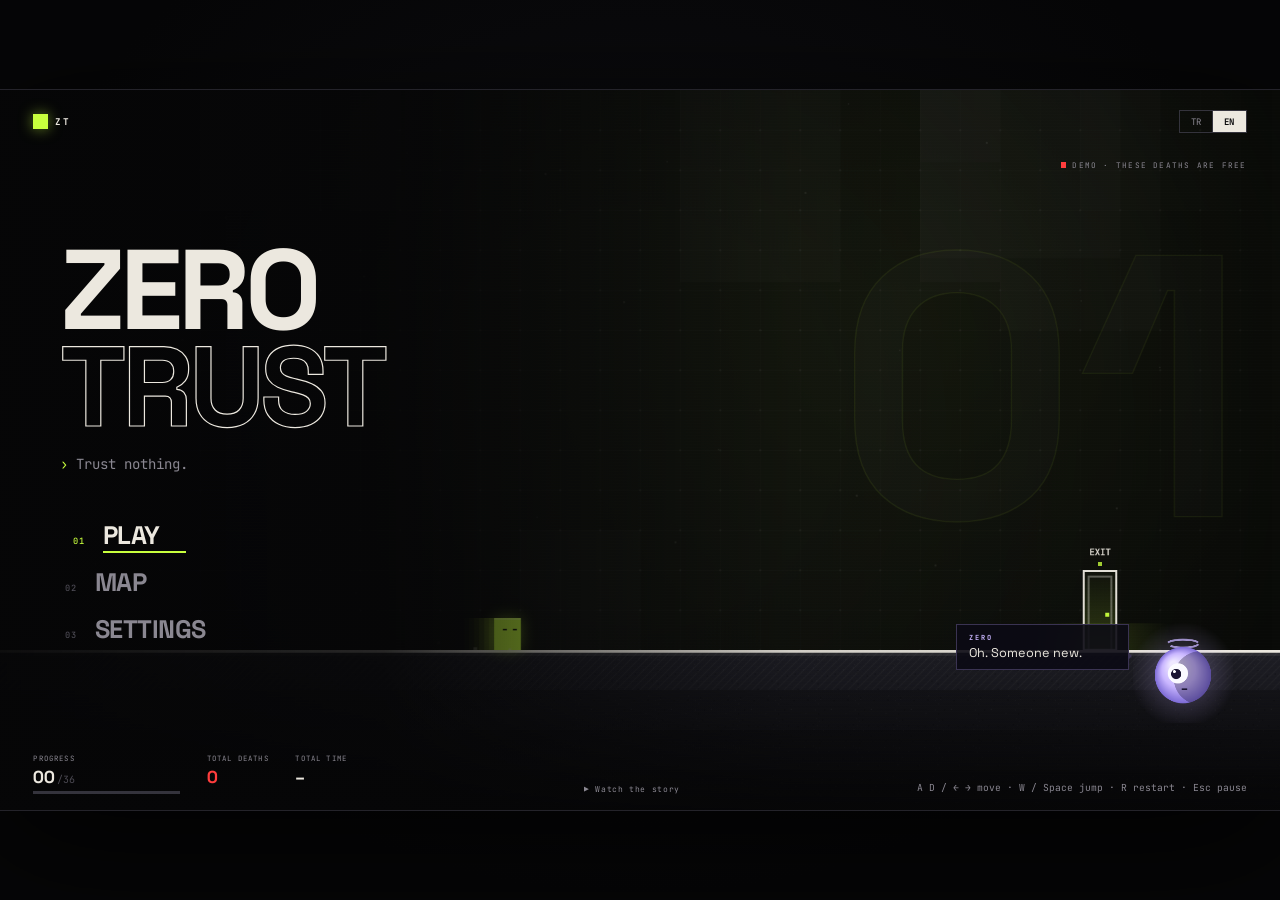
<file: index.html>
<!DOCTYPE html>
<html lang="en">
<head>
  <meta charset="UTF-8" />
  <meta name="viewport" content="width=device-width, initial-scale=1.0" />
  <title>Zero Trust</title>
  <meta name="description" content="Zero Trust — a troll platformer. Trust nothing." />
  <meta name="theme-color" content="#060607" />
  <link rel="icon" href="data:image/svg+xml,%3Csvg xmlns='http://www.w3.org/2000/svg' viewBox='0 0 32 32'%3E%3Crect width='32' height='32' fill='%23060607'/%3E%3Crect x='7' y='7' width='18' height='18' fill='%23c8ff3d'/%3E%3Crect x='11' y='12' width='3' height='6' fill='%23060607'/%3E%3Crect x='18' y='12' width='3' height='6' fill='%23060607'/%3E%3C/svg%3E" />
  <link rel="preconnect" href="https://fonts.googleapis.com" />
  <link rel="preconnect" href="https://fonts.gstatic.com" crossorigin />
  <link href="https://fonts.googleapis.com/css2?family=JetBrains+Mono:wght@400;500;600;700&family=Space+Grotesk:wght@500;700&display=swap" rel="stylesheet" />
  <link rel="stylesheet" href="css/style.css" />
</head>
<body>

  <!-- Telefon / tablet engeli -->
  <div id="mobileBlock" class="mobile-block" hidden>
    <div class="mb-mark"><i></i><i></i></div>
    <h1>ZERO TRUST</h1>
    <p class="mb-main" data-i18n="mobile.title"></p>
    <p class="mb-sub" data-i18n="mobile.sub"></p>
  </div>

  <div id="app">
    <div id="stage" class="in-menu">
      <canvas id="game" width="1920" height="1080"></canvas>
      <div id="flash"></div>
      <div class="scanlines"></div>

      <!-- Oyun içi HUD -->
      <div id="hud">
        <div class="hud-l">
          <span class="hud-num" id="hudNum">01</span>
          <span class="hud-title" id="hudTitle"></span>
        </div>
        <div class="hud-r">
          <span class="tag" id="hudRadar" data-i18n="hud.radar" hidden></span>
          <div class="hud-stat">
            <span class="hud-time" id="hudTime">0:00.0</span>
            <small><span data-i18n="hud.best"></span> <b id="hudBest">–</b></small>
          </div>
          <div class="hud-stat deaths">
            <span class="hud-x"><i></i><b id="hudLDeaths">0</b></span>
            <small><b id="hudDeaths">0</b> <span data-i18n="hud.total"></span></small>
          </div>
          <button type="button" class="hud-stat hints" id="hudHintBox">
            <span class="hud-h"><i></i><b id="hudHints">3</b></span>
            <small><kbd>H</kbd> <span data-i18n="hud.hint"></span></small>
          </button>
          <button type="button" class="key-btn" id="hudPause">ESC</button>
        </div>
        <div id="hint"><span class="hint-k" data-i18n="hud.hint"></span><span id="hintText"></span></div>
        <div class="hud-keys"><kbd>R</kbd><span data-i18n="hud.restart"></span></div>
      </div>

      <div id="toast" class="toast" role="status" aria-live="polite">
        <canvas id="toastFace" width="96" height="96" aria-hidden="true"></canvas>
        <div class="toast-text">
          <span id="toastMain"></span>
          <span id="toastSub"></span>
        </div>
      </div>

      <!-- Açılış sahnesi ve konuşma kutusu -->
      <canvas id="cine" width="1920" height="1080" aria-hidden="true"></canvas>
      <button type="button" id="cineSkip"><span data-i18n="story.skip"></span> ›</button>
      <div id="dialog" class="dialog" role="dialog" aria-live="polite">
        <canvas id="dlgFace" width="160" height="160" aria-hidden="true"></canvas>
        <div class="dlg-body">
          <b id="dlgName"></b>
          <p id="dlgText"></p>
          <span class="dlg-next"><kbd>Space</kbd> ▸</span>
        </div>
      </div>

      <div id="intro">
        <span id="introNum"></span>
        <span id="introTitle"></span>
        <span id="introCh"></span>
      </div>

      <!-- Ana menü -->
      <section class="screen" id="scr-menu">
        <header class="bar">
          <div class="mark"><i></i><span>ZT</span></div>
          <div class="seg">
            <button type="button" data-lang="tr">TR</button>
            <button type="button" data-lang="en">EN</button>
          </div>
        </header>

        <div class="menu-body">
          <h1 class="title">
            <span class="glitch" data-text="ZERO">ZERO</span>
            <span class="glitch outline" data-text="TRUST">TRUST</span>
          </h1>
          <p class="tagline"><span class="caret">›</span> <span data-i18n="tagline"></span></p>

          <nav class="menu-nav">
            <button type="button" class="mi primary" id="btnPlay" data-autofocus><span class="mi-k">01</span><span id="btnPlayLabel"></span><em class="mi-note" id="btnPlayNote"></em></button>
            <button type="button" class="mi" id="btnLevels"><span class="mi-k">02</span><span data-i18n="menu.levels"></span></button>
            <button type="button" class="mi" id="btnSettings"><span class="mi-k">03</span><span data-i18n="menu.settings"></span></button>
          </nav>
        </div>

        <div class="demo-tag"><i></i><span data-i18n="menu.demo"></span></div>

        <!-- Sıfır menüde karşılar; yüzüne tıklayınca konuşmaya devam eder -->
        <div class="zero-greet" id="zeroGreet">
          <div class="greet-bubble">
            <b data-i18n="name.zero"></b>
            <p id="greetText"></p>
          </div>
          <canvas id="greetFace" width="220" height="220" aria-hidden="true"></canvas>
        </div>

        <footer class="bar bottom">
          <div class="stats">
            <div class="stat wide">
              <small data-i18n="menu.progress"></small>
              <span><b id="menuProgress">0</b><em id="menuTotal">/24</em></span>
              <div class="meter"><i id="menuMeter"></i></div>
            </div>
            <div class="stat">
              <small data-i18n="menu.deaths"></small>
              <span><b id="menuDeaths" class="danger">0</b></span>
            </div>
            <div class="stat">
              <small data-i18n="menu.time"></small>
              <span><b id="menuTime">–</b></span>
            </div>
          </div>
          <button type="button" class="story-link" id="btnStory">▶ <span data-i18n="menu.story"></span></button>
          <span class="dim" data-i18n="controls.short"></span>
        </footer>
      </section>

      <!-- Bölüm seçimi -->
      <section class="screen panel" id="scr-levels">
        <header class="bar">
          <button type="button" class="back" data-back>← <span data-i18n="back"></span></button>
          <h2 data-i18n="levels.title"></h2>
          <span class="bar-spacer"></span>
        </header>
        <div class="map-wrap" id="mapWrap"><div class="map" id="map"></div></div>
        <aside class="map-card" id="mapCard">
          <small class="mc-place" id="mcPlace"></small>
          <div class="mc-head"><b id="mcNum"></b><h3 id="mcTitle"></h3></div>
          <div class="mc-thumb" id="mcThumb"></div>
          <div class="mc-stats" id="mcStats"></div>
          <p class="mc-desc" id="mcDesc"></p>
          <p class="mc-play" id="mcPlay"></p>
          <p class="lv-keys" data-i18n="levels.hintKeys"></p>
        </aside>
      </section>

      <!-- Ayarlar -->
      <section class="screen panel" id="scr-settings">
        <header class="bar">
          <button type="button" class="back" data-back data-autofocus>← <span data-i18n="back"></span></button>
          <h2 data-i18n="settings.title"></h2>
          <span class="bar-spacer"></span>
        </header>
        <div class="settings">
          <div class="set-col">
            <h3 data-i18n="settings.av"></h3>
            <div class="row">
              <div class="row-l"><span data-i18n="settings.lang"></span></div>
              <div class="seg" id="setLang"><button type="button" data-v="tr">Türkçe</button><button type="button" data-v="en">English</button></div>
            </div>
            <div class="row">
              <div class="row-l"><span data-i18n="settings.sound"></span></div>
              <div class="seg" id="setSound"><button type="button" data-v="on" data-i18n="on"></button><button type="button" data-v="off" data-i18n="off"></button></div>
            </div>
            <div class="row">
              <div class="row-l"><span data-i18n="settings.music"></span></div>
              <div class="seg" id="setMusic"><button type="button" data-v="on" data-i18n="on"></button><button type="button" data-v="off" data-i18n="off"></button></div>
            </div>
            <div class="row">
              <div class="row-l"><span data-i18n="settings.fullscreen"></span><small data-i18n="settings.fullscreenDesc"></small></div>
              <div class="seg" id="setFull"><button type="button" data-v="on" data-i18n="on"></button><button type="button" data-v="off" data-i18n="off"></button></div>
            </div>

            <h3 data-i18n="settings.game"></h3>
            <div class="row">
              <div class="row-l"><span data-i18n="settings.radar"></span><small data-i18n="settings.radarDesc"></small></div>
              <div class="seg" id="setRadar"><button type="button" data-v="on" data-i18n="on"></button><button type="button" data-v="off" data-i18n="off"></button></div>
            </div>

            <h3 data-i18n="settings.data"></h3>
            <div class="row">
              <div class="row-l"><span data-i18n="settings.reset"></span><small data-i18n="settings.resetDesc"></small></div>
              <button type="button" class="btn-danger" id="btnReset"></button>
            </div>
          </div>

          <aside class="set-col side">
            <h3 data-i18n="settings.controls"></h3>
            <div class="controls">
              <div><span class="keys"><kbd>A</kbd><kbd>D</kbd><em>/</em><kbd>←</kbd><kbd>→</kbd></span><span data-i18n="ctl.move"></span></div>
              <div><span class="keys"><kbd>W</kbd><em>/</em><kbd class="wide">Space</kbd></span><span data-i18n="ctl.jump"></span></div>
              <div><span class="keys"><kbd>R</kbd></span><span data-i18n="ctl.restart"></span></div>
              <div><span class="keys"><kbd class="wide">Esc</kbd></span><span data-i18n="ctl.pause"></span></div>
              <div><span class="keys"><kbd>F</kbd></span><span data-i18n="ctl.fullscreen"></span></div>
            </div>
          </aside>
        </div>
      </section>

      <!-- Duraklatma -->
      <section class="screen" id="scr-pause">
        <div class="card">
          <div class="card-main">
            <h2 data-i18n="pause.title"></h2>
            <nav class="menu-nav compact">
              <button type="button" class="mi primary" id="btnResume" data-autofocus><span class="mi-k">↵</span><span data-i18n="pause.resume"></span></button>
              <button type="button" class="mi" id="btnRestart"><span class="mi-k">R</span><span data-i18n="pause.restart"></span></button>
              <button type="button" class="mi" id="btnPauseLevels"><span class="mi-k">—</span><span data-i18n="pause.levels"></span></button>
              <button type="button" class="mi" id="btnPauseSettings"><span class="mi-k">—</span><span data-i18n="pause.settings"></span></button>
              <button type="button" class="mi" id="btnPauseMenu"><span class="mi-k">—</span><span data-i18n="pause.menu"></span></button>
            </nav>
          </div>
          <aside class="card-side">
            <span class="card-num" id="pauseNum">01</span>
            <span class="card-title" id="pauseTitle"></span>
            <dl class="facts">
              <div><dt data-i18n="stat.time"></dt><dd id="pauseTime">–</dd></div>
              <div><dt data-i18n="stat.best"></dt><dd id="pauseBest">–</dd></div>
              <div><dt data-i18n="stat.levelDeaths"></dt><dd id="pauseDeaths" class="danger">0</dd></div>
            </dl>
          </aside>
        </div>
      </section>

      <!-- Bitiş -->
      <section class="screen" id="scr-end">
        <div class="end">
          <span class="kicker" data-i18n="end.kicker"></span>
          <h2 data-i18n="end.title"></h2>
          <dl class="facts row-facts">
            <div><dt data-i18n="stat.cleared"></dt><dd id="endCleared">–</dd></div>
            <div><dt data-i18n="menu.time"></dt><dd id="endTime">–</dd></div>
            <div><dt data-i18n="menu.deaths"></dt><dd id="endDeaths" class="danger">0</dd></div>
            <div><dt data-i18n="stat.worst"></dt><dd id="endWorst">–</dd></div>
          </dl>
          <button type="button" class="mi primary" id="btnEndMenu" data-autofocus><span class="mi-k">↵</span><span data-i18n="end.menu"></span></button>
        </div>
      </section>
    </div>
  </div>

  <script src="js/i18n.js"></script>
  <script src="js/audio.js"></script>
  <script src="js/levels.js"></script>
  <script src="js/story.js"></script>
  <script src="js/game.js"></script>
</body>
</html>
</file>
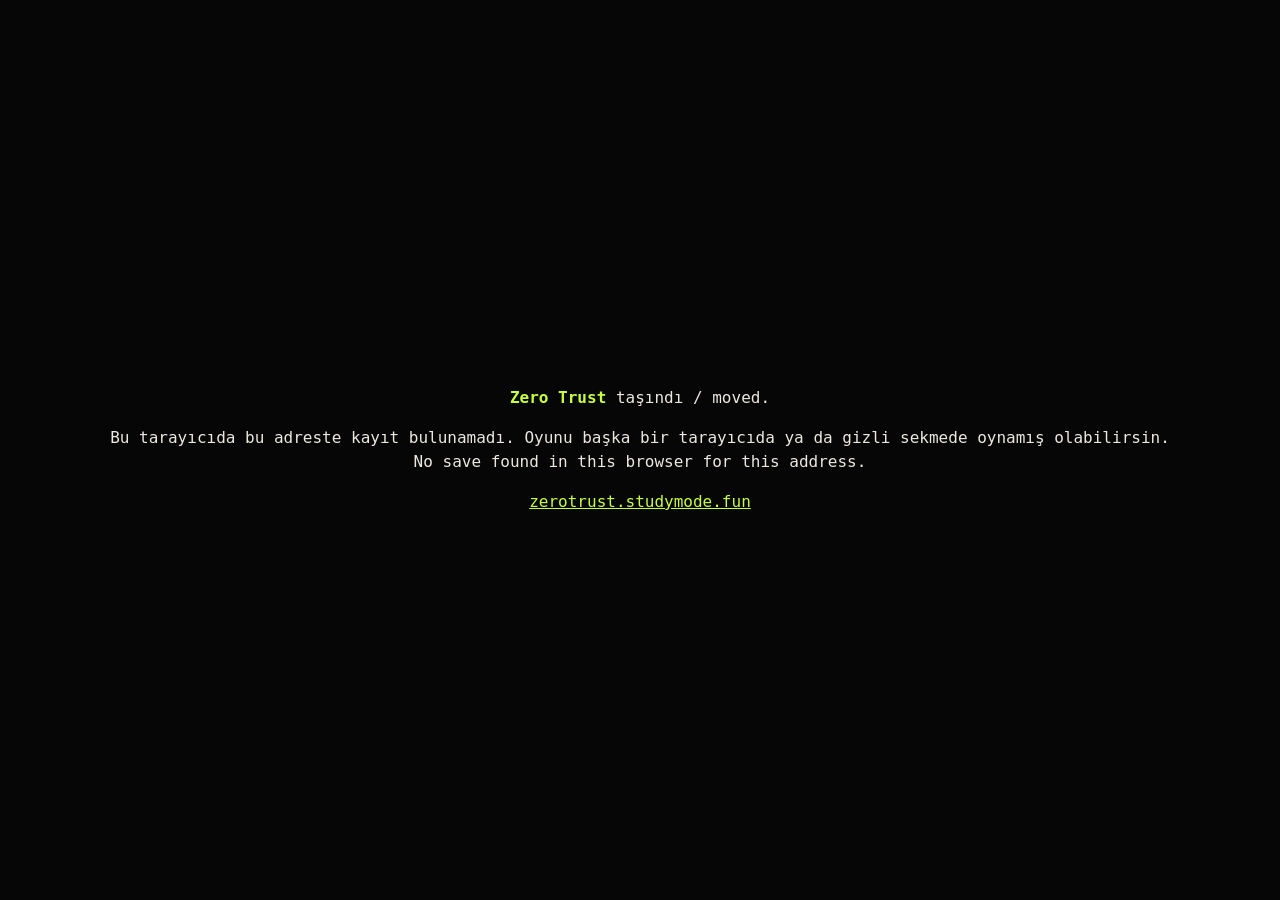
<file: netlify-move/index.html>
<!doctype html>
<html lang="tr">
<head>
  <meta charset="utf-8" />
  <meta name="viewport" content="width=device-width, initial-scale=1" />
  <meta name="robots" content="noindex" />
  <title>Zero Trust taşındı</title>
  <link rel="canonical" href="https://zerotrust.studymode.fun/" />
  <style>
    html, body { height: 100%; margin: 0; background: #060607; color: #ece8df; font: 16px/1.5 ui-monospace, Menlo, Consolas, monospace; }
    body { display: grid; place-items: center; text-align: center; padding: 16px; box-sizing: border-box; }
    b { color: #c8ff3d; }
    a { color: #c8ff3d; }
  </style>
</head>
<body>
  <main>
    <p><b>Zero Trust</b> taşındı / moved.</p>
    <p id="msg">İlerlemen de seninle geliyor… / Bringing your progress along…</p>
    <p><a id="go" href="https://zerotrust.studymode.fun/">zerotrust.studymode.fun</a></p>
  </main>
  <script>
    // Bu adresteki kaydı okuyup yeni adrese taşır (yeni site #import= ile alır ve kendi kaydıyla birleştirir)
    (function () {
      var target = 'https://zerotrust.studymode.fun/';
      var found = false;
      try {
        var k = 'zt.save.v4', s = localStorage.getItem(k);
        if (!s) { k = 'zt.save.v3'; s = localStorage.getItem(k); }
        if (s) {
          var json = JSON.stringify({ k: k, s: s });
          var b64 = btoa(unescape(encodeURIComponent(json))).replace(/\+/g, '-').replace(/\//g, '_').replace(/=+$/, '');
          target += '#import=' + b64;
          found = true;
        }
      } catch (e) {}
      document.getElementById('go').href = target;
      if (found) { location.replace(target); return; }
      // Kayıt yoksa sessizce gönderme: ne olduğunu göster
      document.getElementById('msg').innerHTML =
        'Bu tarayıcıda bu adreste kayıt bulunamadı. Oyunu başka bir tarayıcıda ya da gizli sekmede oynamış olabilirsin.<br>' +
        'No save found in this browser for this address.';
    })();
  </script>
</body>
</html>
</file>
<file: css/style.css>
/* Zero Trust — arayüz
 * Bütün ölçüler sahne genişliğine bağlı (--u = 1920px sahnede 10px).
 * Böylece pencere boyutu ne olursa olsun arayüz canvas ile birlikte ölçeklenir.
 */

:root {
  --bg: #060607;
  --stage: #0a0a0c;
  --panel: rgba(12, 12, 15, 0.92);
  --ink: #ece8df;
  --dim: #8a8791;
  --mute: #4c4a53;
  --line: #24232a;
  --line-2: #34333c;
  --accent: #c8ff3d;
  --accent-ink: #0a0a0c;
  --danger: #ff3d3d;
  --amber: #ffb13d;
  --display: 'Space Grotesk', system-ui, sans-serif;
  --mono: 'JetBrains Mono', ui-monospace, SFMono-Regular, Menlo, monospace;
}

* { box-sizing: border-box; margin: 0; padding: 0; }

html, body {
  height: 100%;
  background: var(--bg);
  color: var(--ink);
  font-family: var(--mono);
  overflow: hidden;
  -webkit-font-smoothing: antialiased;
  user-select: none;
  -webkit-user-select: none;
}

button { font: inherit; color: inherit; background: none; border: 0; cursor: pointer; }
button:disabled { cursor: not-allowed; }
[hidden] { display: none !important; }

/* ───────────── Sahne ───────────── */

#app {
  position: fixed;
  inset: 0;
  display: grid;
  place-items: center;
  background:
    radial-gradient(ellipse at 50% 40%, #0e0e12 0%, var(--bg) 70%);
}

#stage {
  --u: calc(100cqw / 192);
  position: relative;
  width: min(100vw, calc(100vh * 16 / 9));
  aspect-ratio: 16 / 9;
  container-type: inline-size;
  overflow: hidden;
  background: var(--stage);
  box-shadow: 0 0 0 1px var(--line), 0 30px 120px rgba(0, 0, 0, 0.8);
}

#game {
  position: absolute;
  inset: 0;
  width: 100%;
  height: 100%;
  display: block;
  transition: filter 0.35s ease;
}

#stage.in-menu #game { filter: saturate(0.5) brightness(0.45) blur(4px); }
/* Ana menüde sahne canlı bir demo olarak görünür */
#stage[data-screen="menu"] #game { filter: none; }
#stage[data-screen="paused"] #game { filter: saturate(0.6) brightness(0.6) blur(2px); }

.scanlines {
  position: absolute;
  inset: 0;
  pointer-events: none;
  background: repeating-linear-gradient(to bottom, rgba(255, 255, 255, 0.018) 0 1px, transparent 1px 3px);
  mix-blend-mode: overlay;
}

#flash {
  position: absolute;
  inset: 0;
  pointer-events: none;
  opacity: 0;
  background: radial-gradient(ellipse at center, rgba(255, 61, 61, 0.05), rgba(255, 61, 61, 0.35));
}
#flash.on { animation: flash 0.45s ease-out; }
@keyframes flash { 0% { opacity: 1; } 100% { opacity: 0; } }

#game.shake { animation: shake 0.3s cubic-bezier(.36, .07, .19, .97) both; }
@keyframes shake {
  10%, 90% { transform: translate(-0.3%, 0.2%); }
  20%, 80% { transform: translate(0.5%, -0.3%); }
  30%, 50%, 70% { transform: translate(-0.6%, 0.3%); filter: hue-rotate(40deg); }
  40%, 60% { transform: translate(0.6%, -0.2%); }
}

/* ───────────── HUD ───────────── */

#hud {
  position: absolute;
  inset: 0;
  pointer-events: none;
  opacity: 0;
  transition: opacity 0.25s;
}
#hud.on { opacity: 1; }

.hud-l, .hud-r {
  position: absolute;
  top: calc(var(--u) * 2.6);
  display: flex;
  align-items: center;
  gap: calc(var(--u) * 1.4);
  font-size: calc(var(--u) * 1.6);
}
.hud-l { left: calc(var(--u) * 3); }
.hud-r { right: calc(var(--u) * 3); }

.hud-num {
  display: inline-grid;
  place-items: center;
  min-width: calc(var(--u) * 4.4);
  height: calc(var(--u) * 3.4);
  padding: 0 calc(var(--u) * 0.8);
  background: var(--accent);
  color: var(--accent-ink);
  font-weight: 700;
}
.hud-title {
  font-family: var(--display);
  font-weight: 700;
  font-size: calc(var(--u) * 2.2);
  letter-spacing: -0.01em;
}

.hud-r { align-items: stretch; gap: calc(var(--u) * 2.2); }
.hud-r > .tag, .hud-r > .key-btn { align-self: center; }

.hud-stat {
  display: flex;
  flex-direction: column;
  align-items: flex-end;
  justify-content: center;
  gap: calc(var(--u) * 0.3);
  padding-right: calc(var(--u) * 2.2);
  border-right: 1px solid var(--line-2);
}
.hud-stat small {
  font-size: calc(var(--u) * 1.1);
  color: var(--dim);
  text-transform: uppercase;
  letter-spacing: 0.12em;
  font-variant-numeric: tabular-nums;
}
.hud-stat small b { color: var(--ink); font-weight: 500; }

.hud-time {
  font-size: calc(var(--u) * 2.2);
  font-weight: 600;
  font-variant-numeric: tabular-nums;
  color: var(--ink);
  letter-spacing: 0.02em;
  min-width: calc(var(--u) * 9);
  text-align: right;
}
.hud-time.record { color: var(--accent); }

/* Ölüm sayacı: sahnedeki ölüm izleriyle aynı çarpı işareti */
.hud-x { display: flex; align-items: center; gap: calc(var(--u) * 0.9); }
.hud-x i {
  position: relative;
  width: calc(var(--u) * 1.5);
  height: calc(var(--u) * 1.5);
}
.hud-x i::before, .hud-x i::after {
  content: '';
  position: absolute;
  left: 50%; top: -10%;
  width: calc(var(--u) * 0.32);
  height: 120%;
  margin-left: calc(var(--u) * -0.16);
  background: var(--danger);
  transform: rotate(45deg);
}
.hud-x i::after { transform: rotate(-45deg); }
.hud-x b {
  font-size: calc(var(--u) * 2.2);
  font-weight: 700;
  color: var(--danger);
  font-variant-numeric: tabular-nums;
}
.hud-stat.deaths.bump .hud-x { animation: bump 0.35s cubic-bezier(.2, .8, .2, 1); }
@keyframes bump { 0% { transform: scale(1.6); } 100% { transform: none; } }

/* İpucu sayacı: sayılı bir kaynak. Sıfır'ın moru; tıklanır ya da H */
.hud-stat.hints small { display: flex; align-items: center; gap: calc(var(--u) * 0.5); }
.hud-stat.hints { cursor: pointer; background: none; color: inherit; font: inherit; border-top: 0; border-bottom: 0; border-left: 0; }
.hud-h { display: flex; align-items: center; gap: calc(var(--u) * 0.9); }
.hud-h i {
  width: calc(var(--u) * 1.5); height: calc(var(--u) * 1.5); border-radius: 50%;
  background: radial-gradient(circle at 35% 30%, #e6dcff, #a78bfa 60%, #5b45b8);
  box-shadow: 0 0 calc(var(--u) * 1) rgba(167, 139, 250, 0.6);
}
.hud-h b { font-size: calc(var(--u) * 2.2); font-weight: 700; color: #c9b6ff; font-variant-numeric: tabular-nums; }
.hud-stat.hints small kbd {
  display: inline-block; padding: 0 calc(var(--u) * 0.4); border: 1px solid var(--line-2);
  font: inherit; line-height: 1.3; color: var(--ink); vertical-align: baseline;
}
.hud-stat.hints:hover .hud-h b, .hud-stat.hints:focus-visible .hud-h b { color: #fff; }
.hud-stat.hints:focus-visible { outline: none; }
.hud-stat.hints.empty .hud-h i { background: #2a2833; box-shadow: none; }
.hud-stat.hints.empty .hud-h b { color: var(--mute); }
.hud-stat.hints.done small { color: var(--mute); }
.hud-stat.hints.nudge .hud-h { animation: hint-nudge 1.8s ease-in-out infinite; }
@keyframes hint-nudge { 0%, 70%, 100% { transform: none; } 80% { transform: scale(1.25); } 90% { transform: scale(0.95); } }
@media (prefers-reduced-motion: reduce) { .hud-stat.hints.nudge .hud-h { animation: none; } }
#hint .hint-k { background: #a78bfa; }

/* 13. bölümde sol üstteki gerçek başlık gizlenir; yerine sahnede çizilen sahtesi durur */
#hud.fake-title .hud-l { visibility: hidden; }

.tag {
  padding: calc(var(--u) * 0.3) calc(var(--u) * 0.8);
  border: 1px solid var(--amber);
  color: var(--amber);
  font-size: calc(var(--u) * 1.2);
  text-transform: uppercase;
  letter-spacing: 0.12em;
}

.key-btn {
  pointer-events: auto;
  padding: calc(var(--u) * 0.4) calc(var(--u) * 0.9);
  border: 1px solid var(--line-2);
  color: var(--dim);
  font-size: calc(var(--u) * 1.2);
  letter-spacing: 0.08em;
  transition: color 0.15s, border-color 0.15s;
}
.key-btn:hover { color: var(--ink); border-color: var(--ink); }

#hint {
  position: absolute;
  left: calc(var(--u) * 3);
  bottom: calc(var(--u) * 2.6);
  display: flex;
  gap: calc(var(--u) * 1.2);
  align-items: center;
  max-width: 60%;
  font-size: calc(var(--u) * 1.5);
  color: var(--ink);
  opacity: 0;
  transform: translateY(calc(var(--u) * 1));
  transition: opacity 0.4s, transform 0.4s;
}
#hint.on { opacity: 1; transform: none; }
.hint-k {
  padding: calc(var(--u) * 0.3) calc(var(--u) * 0.8);
  background: var(--amber);
  color: var(--accent-ink);
  font-weight: 700;
  text-transform: uppercase;
  letter-spacing: 0.1em;
  font-size: calc(var(--u) * 1.2);
}

.hud-keys {
  position: absolute;
  right: calc(var(--u) * 3);
  bottom: calc(var(--u) * 2.6);
  display: flex;
  align-items: center;
  gap: calc(var(--u) * 0.9);
  font-size: calc(var(--u) * 1.2);
  color: var(--mute);
  text-transform: uppercase;
  letter-spacing: 0.12em;
}
.hud-keys kbd { min-width: calc(var(--u) * 2.4); height: calc(var(--u) * 2.4); font-size: calc(var(--u) * 1.1); color: var(--dim); }

/* ───────────── Bildirim ───────────── */

.toast {
  position: absolute;
  left: 50%;
  top: calc(var(--u) * 8.5);
  transform: translate(-50%, calc(var(--u) * -1.5));
  display: flex;
  flex-direction: column;
  align-items: center;
  gap: calc(var(--u) * 0.5);
  max-width: 64%;
  padding: calc(var(--u) * 1.3) calc(var(--u) * 2.6);
  background: rgba(10, 10, 12, 0.92);
  border: 1px solid var(--line-2);
  border-left: calc(var(--u) * 0.4) solid var(--ink);
  text-align: center;
  pointer-events: none;
  opacity: 0;
  transition: opacity 0.18s, transform 0.18s;
}
.toast.on { opacity: 1; transform: translate(-50%, 0); }
/* Bildirimleri Sıfır söyler: solda yüzü, sağda sözü */
.toast { flex-direction: row; align-items: center; gap: calc(var(--u) * 1.2); padding-left: calc(var(--u) * 1); text-align: left; }
#toastFace { width: calc(var(--u) * 6); height: calc(var(--u) * 6); flex: none; }
.toast-text { display: flex; flex-direction: column; gap: calc(var(--u) * 0.5); }
#toastMain { font-size: calc(var(--u) * 1.9); font-weight: 600; }
#toastSub { font-size: calc(var(--u) * 1.45); color: var(--dim); }
.toast.death { border-left-color: var(--danger); }
.toast.death #toastMain { color: var(--danger); }
.toast.trap { border-left-color: var(--amber); }
.toast.win { border-left-color: var(--accent); }
.toast.win #toastMain { color: var(--accent); }

/* ───────────── Bölüm giriş kartı ───────────── */

#intro {
  position: absolute;
  inset: 0;
  display: flex;
  flex-direction: column;
  align-items: center;
  justify-content: center;
  gap: calc(var(--u) * 1);
  pointer-events: none;
  opacity: 0;
}
#intro.on { animation: intro 1.7s ease forwards; }
@keyframes intro {
  0% { opacity: 0; }
  12% { opacity: 1; }
  75% { opacity: 1; }
  100% { opacity: 0; }
}
#introNum {
  display: flex;
  align-items: center;
  gap: calc(var(--u) * 1.6);
  font-size: calc(var(--u) * 1.6);
  color: var(--accent);
  text-transform: uppercase;
  letter-spacing: 0.3em;
}
#introNum::before, #introNum::after {
  content: '';
  width: calc(var(--u) * 6);
  height: 1px;
  background: var(--accent);
  opacity: 0.5;
}
#introTitle {
  font-family: var(--display);
  font-weight: 700;
  font-size: calc(var(--u) * 8.6);
  line-height: 1;
  letter-spacing: -0.035em;
  text-shadow: 0 0 calc(var(--u) * 4) rgba(0, 0, 0, 0.9);
}
#intro.on #introTitle { animation: intro-title 1.7s cubic-bezier(.2, .8, .2, 1) forwards; }
@keyframes intro-title {
  0% { transform: translateY(calc(var(--u) * 2)); clip-path: inset(0 0 100% 0); }
  18% { transform: none; clip-path: inset(0 0 -20% 0); }
  100% { transform: none; clip-path: inset(0 0 -20% 0); }
}
#introCh {
  font-size: calc(var(--u) * 1.4);
  color: var(--dim);
  text-transform: uppercase;
  letter-spacing: 0.2em;
}

/* ───────────── Ekranlar (ortak) ───────────── */

.screen {
  position: absolute;
  inset: 0;
  display: flex;
  flex-direction: column;
  opacity: 0;
  visibility: hidden;
  transition: opacity 0.25s, visibility 0s linear 0.25s;
}
.screen.on { opacity: 1; visibility: visible; transition: opacity 0.25s; }

.screen.panel { background: rgba(6, 6, 7, 0.93); backdrop-filter: blur(6px); }

.bar {
  display: flex;
  align-items: center;
  justify-content: space-between;
  gap: calc(var(--u) * 2);
  padding: calc(var(--u) * 3) calc(var(--u) * 5);
  font-size: calc(var(--u) * 1.45);
}
.bar.bottom { margin-top: auto; border-top: 1px solid var(--line); padding-top: calc(var(--u) * 2.2); padding-bottom: calc(var(--u) * 2.4); }
.bar h2 {
  font-family: var(--display);
  font-weight: 700;
  font-size: calc(var(--u) * 3.6);
  letter-spacing: -0.02em;
}
.bar-spacer { width: calc(var(--u) * 10); }

.stats { display: flex; align-items: stretch; gap: calc(var(--u) * 4); }
.stat { display: flex; flex-direction: column; gap: calc(var(--u) * 0.5); }
.stat small { font-size: calc(var(--u) * 1.1); color: var(--dim); text-transform: uppercase; letter-spacing: 0.16em; }
.stat b { font-family: var(--display); font-size: calc(var(--u) * 2.6); font-weight: 700; letter-spacing: -0.02em; font-variant-numeric: tabular-nums; }
.stat em { font-style: normal; color: var(--mute); font-size: calc(var(--u) * 1.5); margin-left: calc(var(--u) * 0.3); }
.stat.wide { min-width: calc(var(--u) * 22); }
.meter { height: calc(var(--u) * 0.4); background: var(--line-2); }
.meter i { display: block; height: 100%; width: 0; background: var(--accent); transition: width 0.5s cubic-bezier(.2, .8, .2, 1); }

.dim { color: var(--dim); }
.danger { color: var(--danger); }

.mark { display: flex; align-items: center; gap: calc(var(--u) * 1); font-weight: 700; letter-spacing: 0.2em; font-size: calc(var(--u) * 1.4); }
.mark i {
  display: block;
  width: calc(var(--u) * 2.2);
  height: calc(var(--u) * 2.2);
  background: var(--accent);
  box-shadow: 0 0 calc(var(--u) * 2) rgba(200, 255, 61, 0.5);
}

.seg { display: inline-flex; border: 1px solid var(--line-2); }
.seg button {
  padding: calc(var(--u) * 0.7) calc(var(--u) * 1.6);
  font-size: calc(var(--u) * 1.35);
  color: var(--dim);
  letter-spacing: 0.06em;
  transition: color 0.15s, background 0.15s;
}
.seg button + button { border-left: 1px solid var(--line-2); }
.seg button:hover { color: var(--ink); }
.seg button.active { background: var(--ink); color: var(--accent-ink); font-weight: 700; }

.back {
  width: calc(var(--u) * 10);
  text-align: left;
  color: var(--dim);
  font-size: calc(var(--u) * 1.5);
  transition: color 0.15s;
}
.back:hover, .back:focus-visible { color: var(--ink); outline: none; }

/* ───────────── Ana menü ───────────── */

#scr-menu {
  background:
    linear-gradient(0deg, rgba(6, 6, 7, 0.92) 0%, rgba(6, 6, 7, 0) 22%),
    linear-gradient(90deg, rgba(6, 6, 7, 0.97) 0%, rgba(6, 6, 7, 0.86) 30%, rgba(6, 6, 7, 0.12) 62%, rgba(6, 6, 7, 0) 100%);
}
#scr-menu .bar.bottom { border-top-color: transparent; align-items: flex-end; }

.demo-tag {
  position: absolute;
  right: calc(var(--u) * 5);
  top: calc(var(--u) * 10.5);
  display: flex;
  align-items: center;
  gap: calc(var(--u) * 0.9);
  font-size: calc(var(--u) * 1.15);
  color: var(--dim);
  text-transform: uppercase;
  letter-spacing: 0.16em;
}
.demo-tag i {
  width: calc(var(--u) * 0.8);
  height: calc(var(--u) * 0.8);
  background: var(--danger);
  animation: rec 1.4s steps(1) infinite;
}
@keyframes rec { 50% { opacity: 0.15; } }

.menu-body {
  flex: 1;
  display: flex;
  flex-direction: column;
  justify-content: center;
  padding: 0 calc(var(--u) * 9);
}

.title {
  display: flex;
  flex-direction: column;
  font-family: var(--display);
  font-weight: 700;
  font-size: calc(var(--u) * 17);
  line-height: 0.86;
  letter-spacing: -0.045em;
}

.glitch { position: relative; display: inline-block; width: max-content; }
.glitch::before, .glitch::after {
  content: attr(data-text);
  position: absolute;
  inset: 0;
  pointer-events: none;
  opacity: 0;
}
.glitch::before { color: var(--danger); animation: glitch-a 4.2s infinite steps(1); }
.glitch::after { color: var(--accent); animation: glitch-b 4.2s infinite steps(1); }
.glitch.outline { color: transparent; -webkit-text-stroke: calc(var(--u) * 0.18) var(--ink); }
.glitch.outline::before, .glitch.outline::after { -webkit-text-stroke: 0; }

@keyframes glitch-a {
  0%, 91%, 100% { opacity: 0; transform: none; clip-path: none; }
  92% { opacity: 0.9; transform: translate(-1.2%, 0); clip-path: inset(10% 0 55% 0); }
  94% { opacity: 0.9; transform: translate(1.5%, 0); clip-path: inset(60% 0 8% 0); }
  96% { opacity: 0; }
}
@keyframes glitch-b {
  0%, 92%, 100% { opacity: 0; transform: none; clip-path: none; }
  93% { opacity: 0.85; transform: translate(1.4%, 0); clip-path: inset(40% 0 30% 0); }
  95% { opacity: 0.85; transform: translate(-1%, 0); clip-path: inset(5% 0 75% 0); }
  97% { opacity: 0; }
}

.tagline {
  margin-top: calc(var(--u) * 3);
  font-size: calc(var(--u) * 2.1);
  color: var(--dim);
}
.caret { color: var(--accent); }

.menu-nav {
  display: flex;
  flex-direction: column;
  align-items: flex-start;
  gap: calc(var(--u) * 0.4);
  margin-top: calc(var(--u) * 6);
}

.mi {
  position: relative;
  display: inline-flex;
  align-items: baseline;
  gap: calc(var(--u) * 2);
  padding: calc(var(--u) * 0.9) calc(var(--u) * 2) calc(var(--u) * 0.9) 0;
  font-family: var(--display);
  font-weight: 700;
  font-size: calc(var(--u) * 3.8);
  letter-spacing: -0.02em;
  color: var(--dim);
  text-transform: uppercase;
  transition: color 0.15s, transform 0.2s cubic-bezier(.2, .8, .2, 1);
}
.mi-k {
  display: inline-block;
  width: calc(var(--u) * 3.2);
  font-family: var(--mono);
  font-weight: 500;
  font-size: calc(var(--u) * 1.3);
  color: var(--mute);
  letter-spacing: 0.1em;
  transition: color 0.15s;
}
.mi::after {
  content: '';
  position: absolute;
  left: calc(var(--u) * 5.2);
  right: 0;
  bottom: calc(var(--u) * 0.6);
  height: calc(var(--u) * 0.3);
  background: var(--accent);
  transform: scaleX(0);
  transform-origin: left;
  transition: transform 0.22s cubic-bezier(.2, .8, .2, 1);
}
.mi:hover, .mi:focus-visible { color: var(--ink); transform: translateX(calc(var(--u) * 1.2)); outline: none; }
.mi:hover .mi-k, .mi:focus-visible .mi-k { color: var(--accent); }
.mi:hover::after, .mi:focus-visible::after { transform: scaleX(1); }
.mi-note {
  font-family: var(--mono);
  font-style: normal;
  font-weight: 500;
  font-size: calc(var(--u) * 1.3);
  letter-spacing: 0.04em;
  text-transform: none;
  color: var(--dim);
}
.mi.primary { color: var(--ink); }
.mi.primary .mi-k { color: var(--accent); }

/* ───────────── Bölüm seçimi ───────────── */

/* Yolculuk haritası: aşağıdan (Sınır Kapısı) yukarı (Taht Odası) tırmanan yol */
.map-wrap {
  position: relative;
  flex: 1;
  min-height: 0;
  overflow-y: auto;
  overflow-x: hidden;
  scrollbar-width: thin;
  scrollbar-color: var(--line-2) transparent;
  -webkit-mask-image: linear-gradient(to bottom, transparent 0, #000 calc(var(--u) * 4), #000 calc(100% - var(--u) * 4), transparent 100%);
  mask-image: linear-gradient(to bottom, transparent 0, #000 calc(var(--u) * 4), #000 calc(100% - var(--u) * 4), transparent 100%);
}
.map { position: relative; width: 100%; }
.map > * { position: absolute; }
.band, .landmark { z-index: 0; }
.map-path { z-index: 1; }
.place, .map-top { z-index: 2; }
.node { z-index: 3; }
.me, .map-zero, .map-bubble { z-index: 4; }
.map-path { left: 0; top: 0; width: 100%; pointer-events: none; overflow: visible; }

.band { left: 0; width: calc(var(--u) * 126); border-top: 1px dashed rgba(255, 255, 255, 0.05);
  background: linear-gradient(to top, rgba(var(--rgb), 0.09), rgba(var(--rgb), 0.015) 70%, transparent); }
.band.locked { filter: grayscale(0.85) brightness(0.6); }
.landmark { width: calc(var(--u) * 46); height: calc(var(--u) * 30); opacity: 0.55; pointer-events: none; }
.landmark.locked { opacity: 0.22; filter: grayscale(1); }

.place {
  display: flex; flex-direction: column; gap: calc(var(--u) * 0.5);
  width: calc(var(--u) * 30);
  padding: calc(var(--u) * 1.2) calc(var(--u) * 1.6);
  transform: translateY(-50%);
  background: rgba(10, 10, 13, 0.88);
  border: 1px solid var(--line-2);
  border-left: calc(var(--u) * 0.4) solid rgb(var(--rgb));
}
.place small { font-size: calc(var(--u) * 1.05); letter-spacing: 0.22em; text-transform: uppercase; color: rgb(var(--rgb)); }
.place b { font-family: var(--display); font-size: calc(var(--u) * 2.4); line-height: 1; letter-spacing: -0.02em; }
.place .pl-prog { display: flex; align-items: center; gap: calc(var(--u) * 1); font-size: calc(var(--u) * 1.1); color: var(--dim); font-variant-numeric: tabular-nums; }
.place .meter { flex: 1; }
.place .meter i { background: rgb(var(--rgb)); }
.place.locked { opacity: 0.45; }
.place.locked small { color: var(--dim); }
.place.locked { border-left-color: var(--line-2); }

.node {
  --s: calc(var(--u) * 6.4);
  width: var(--s); height: var(--s);
  margin: calc(var(--s) / -2) 0 0 calc(var(--s) / -2);
  border-radius: 50%;
  display: grid; place-items: center;
  font-family: var(--display); font-weight: 700; font-size: calc(var(--u) * 2.1);
  font-variant-numeric: tabular-nums;
  color: var(--ink);
  background: radial-gradient(circle at 35% 30%, #2a2a33, #15151a 70%);
  border: calc(var(--u) * 0.35) solid #3a3a44;
  box-shadow: 0 calc(var(--u) * 0.6) 0 #050507, 0 0 0 calc(var(--u) * 0.5) rgba(6, 6, 7, 0.9);
  cursor: pointer;
  transition: transform 0.15s cubic-bezier(.2, .8, .2, 1), border-color 0.15s, box-shadow 0.15s;
  animation: node-in 0.4s cubic-bezier(.2, .8, .2, 1) backwards;
  animation-delay: calc(var(--d) * 18ms);
}
@keyframes node-in { from { opacity: 0; transform: scale(0.4); } }
.node.cleared {
  color: #0b0b0e;
  background: radial-gradient(circle at 35% 30%, rgb(var(--rgb)), color-mix(in srgb, rgb(var(--rgb)) 70%, #000) 80%);
  border-color: color-mix(in srgb, rgb(var(--rgb)) 55%, #fff);
}
.node.next {
  border-color: var(--ink);
  background: radial-gradient(circle at 35% 30%, #3b3b46, #1c1c23 70%);
}
.node.next::after {
  content: ''; position: absolute; inset: calc(var(--u) * -1.2); border-radius: 50%;
  border: calc(var(--u) * 0.25) solid rgb(var(--rgb));
  animation: node-pulse 1.6s ease-out infinite;
}
@keyframes node-pulse { from { opacity: 0.9; transform: scale(0.85); } to { opacity: 0; transform: scale(1.35); } }
.node.locked { color: var(--mute); cursor: default; background: #0f0f12; border-color: #22222a; }
.node.locked .n { font-size: calc(var(--u) * 1.6); opacity: 0.7; }
.node:not(.locked):hover, .node:not(.locked):focus-visible, .node.focus {
  transform: scale(1.14); outline: none;
  box-shadow: 0 calc(var(--u) * 0.6) 0 #050507, 0 0 0 calc(var(--u) * 0.5) rgba(6, 6, 7, 0.9), 0 0 calc(var(--u) * 3) rgba(var(--rgb), 0.55);
}
.node.focus:not(.cleared) { border-color: rgb(var(--rgb)); }
.node .stars {
  position: absolute; left: 50%; top: 100%; transform: translate(-50%, calc(var(--u) * 0.7));
  display: flex; gap: calc(var(--u) * 0.25);
  padding: calc(var(--u) * 0.2) calc(var(--u) * 0.45); background: rgba(6, 6, 7, 0.8);
}
.node .stars i {
  width: calc(var(--u) * 1.3); height: calc(var(--u) * 1.3); background: #2c2b35;
  clip-path: polygon(50% 0, 61% 35%, 98% 35%, 68% 57%, 79% 91%, 50% 70%, 21% 91%, 32% 57%, 2% 35%, 39% 35%);
}
.node .stars i.on { background: #ffcc4d; }
.map-card .stat b.gold { color: #ffcc4d; letter-spacing: 0.1em; }
.node .badge {
  position: absolute; left: 50%; top: 100%; transform: translate(-50%, calc(var(--u) * 0.9));
  font-family: var(--mono); font-size: calc(var(--u) * 1.05); font-weight: 500; white-space: nowrap;
  padding: calc(var(--u) * 0.15) calc(var(--u) * 0.6);
  background: rgba(6, 6, 7, 0.85); color: var(--dim);
}
.node .badge.perfect { color: var(--accent); }
.node .badge .danger { color: var(--danger); }

/* Kare: sıradaki bölümün üstünde zıplar */
.me {
  width: calc(var(--u) * 3.6); height: calc(var(--u) * 3.6);
  margin: calc(var(--u) * -9.2) 0 0 calc(var(--u) * -1.8);
  background: var(--accent);
  box-shadow: 0 0 calc(var(--u) * 2) rgba(200, 255, 61, 0.45);
  animation: me-bob 1.1s ease-in-out infinite;
  pointer-events: none;
}
.me::before, .me::after {
  content: ''; position: absolute; top: 34%; width: 16%; height: 30%; background: #0b0b0e;
}
.me::before { left: 26%; } .me::after { right: 26%; }
@keyframes me-bob { 0%, 100% { transform: translateY(0) scaleY(1); } 45% { transform: translateY(calc(var(--u) * -1.4)) scaleY(1.04); } 90% { transform: translateY(0) scaleY(0.9); } }

/* Sıfır: Karenin yanında süzülür ve bir şey söyler */
.map-zero { width: calc(var(--u) * 7); height: calc(var(--u) * 7); margin: calc(var(--u) * -3.5) 0 0 calc(var(--u) * -3.5); pointer-events: none; }
.map-bubble {
  max-width: calc(var(--u) * 26);
  padding: calc(var(--u) * 0.9) calc(var(--u) * 1.3);
  transform: translateY(-50%);
  font-size: calc(var(--u) * 1.3); line-height: 1.35;
  color: #e9e3ff;
  background: rgba(20, 16, 36, 0.95);
  border: 1px solid rgba(167, 139, 250, 0.55);
  pointer-events: none;
  animation: bubble-in 0.5s 0.35s cubic-bezier(.2, .8, .2, 1) backwards;
}
.map-bubble.left { transform: translate(-100%, -50%); }
@keyframes bubble-in { from { opacity: 0; } }

.map-top { left: 0; width: calc(var(--u) * 126); text-align: center; font-size: calc(var(--u) * 1.1); letter-spacing: 0.3em; text-transform: uppercase; color: var(--mute); }

/* Sağdaki bilgi kartı: odaklanan bölüm */
.map-card {
  position: absolute;
  right: calc(var(--u) * 5); top: calc(var(--u) * 12); bottom: calc(var(--u) * 4);
  width: calc(var(--u) * 54);
  display: flex; flex-direction: column; gap: calc(var(--u) * 1.6);
  pointer-events: none;
}
.mc-place { font-size: calc(var(--u) * 1.15); letter-spacing: 0.24em; text-transform: uppercase; color: rgb(var(--rgb)); }
.mc-head { display: flex; align-items: baseline; gap: calc(var(--u) * 1.6); }
.mc-head b { font-family: var(--display); font-size: calc(var(--u) * 6.4); line-height: 0.9; letter-spacing: -0.05em; color: rgb(var(--rgb)); font-variant-numeric: tabular-nums; }
.mc-head h3 { font-family: var(--display); font-size: calc(var(--u) * 3.4); line-height: 1; letter-spacing: -0.03em; }
.mc-thumb { position: relative; aspect-ratio: 16 / 9; border: 1px solid var(--line-2); background: #08080a; overflow: hidden; }
.mc-thumb canvas { width: 100%; height: 100%; display: block; }
.mc-thumb .lvl-lock {
  position: absolute; inset: 0; display: grid; place-items: center;
  font-size: calc(var(--u) * 1.2); letter-spacing: 0.3em; text-transform: uppercase; color: var(--mute);
  background: repeating-linear-gradient(-45deg, transparent 0 calc(var(--u) * 1.2), rgba(255, 255, 255, 0.025) calc(var(--u) * 1.2) calc(var(--u) * 2.4));
}
.mc-stats { display: flex; gap: calc(var(--u) * 4); }
.mc-stats .stat b { font-size: calc(var(--u) * 2.4); }
.mc-desc { font-size: calc(var(--u) * 1.4); line-height: 1.5; color: var(--dim); }
.mc-play { font-size: calc(var(--u) * 1.3); letter-spacing: 0.16em; text-transform: uppercase; color: var(--accent); }
.map-card .lv-keys { margin-top: auto; font-size: calc(var(--u) * 1.1); color: var(--mute); text-transform: uppercase; letter-spacing: 0.14em; }

@media (prefers-reduced-motion: reduce) {
  .node, .me, .node.next::after, .map-bubble { animation: none; }
}

/* ───────────── Ayarlar ───────────── */

.settings {
  flex: 1;
  min-height: 0;
  display: grid;
  grid-template-columns: 1fr calc(var(--u) * 54);
  gap: calc(var(--u) * 6);
  padding: 0 calc(var(--u) * 16) calc(var(--u) * 4);
  align-items: start;
}
.set-col { display: flex; flex-direction: column; }
.set-col.side {
  padding: 0 calc(var(--u) * 3) calc(var(--u) * 3);
  border: 1px solid var(--line);
  background: rgba(14, 14, 17, 0.7);
}

.row {
  display: flex;
  align-items: center;
  justify-content: space-between;
  gap: calc(var(--u) * 4);
  padding: calc(var(--u) * 1.5) 0;
  border-bottom: 1px solid var(--line);
}
.row-l { display: flex; flex-direction: column; gap: calc(var(--u) * 0.4); font-size: calc(var(--u) * 1.7); }
.row-l small { font-size: calc(var(--u) * 1.25); color: var(--dim); }

.btn-danger {
  padding: calc(var(--u) * 0.7) calc(var(--u) * 1.8);
  border: 1px solid var(--line-2);
  color: var(--dim);
  font-size: calc(var(--u) * 1.35);
  transition: color 0.15s, border-color 0.15s, background 0.15s;
}
.btn-danger:hover, .btn-danger:focus-visible { color: var(--danger); border-color: var(--danger); outline: none; }
.btn-danger.armed { background: var(--danger); border-color: var(--danger); color: var(--accent-ink); font-weight: 700; }

.settings h3 {
  display: flex;
  align-items: center;
  gap: calc(var(--u) * 1.4);
  margin-top: calc(var(--u) * 3);
  margin-bottom: calc(var(--u) * 0.4);
  font-size: calc(var(--u) * 1.15);
  font-weight: 500;
  text-transform: uppercase;
  letter-spacing: 0.22em;
  color: var(--accent);
}
.settings h3::after { content: ''; flex: 1; height: 1px; background: var(--line); }
.set-col > h3:first-child { margin-top: calc(var(--u) * 1); }
.set-col.side > h3:first-child { margin-top: calc(var(--u) * 2.6); margin-bottom: calc(var(--u) * 1.6); }

.controls { display: flex; flex-direction: column; gap: calc(var(--u) * 1.6); }
.controls > div { display: flex; align-items: center; justify-content: space-between; gap: calc(var(--u) * 1.6); font-size: calc(var(--u) * 1.5); color: var(--dim); }
.keys { display: inline-flex; align-items: center; gap: calc(var(--u) * 0.5); }
.keys em { color: var(--mute); font-style: normal; padding: 0 calc(var(--u) * 0.3); }
kbd {
  display: inline-grid;
  place-items: center;
  min-width: calc(var(--u) * 3.2);
  height: calc(var(--u) * 3.2);
  padding: 0 calc(var(--u) * 0.7);
  border: 1px solid var(--line-2);
  border-bottom-width: calc(var(--u) * 0.3);
  background: rgba(22, 22, 27, 0.9);
  font-family: var(--mono);
  font-size: calc(var(--u) * 1.3);
  color: var(--ink);
}

.seg button:focus-visible { outline: 1px solid var(--accent); outline-offset: -1px; color: var(--ink); }

/* ───────────── Duraklatma ───────────── */

#scr-pause {
  align-items: center;
  justify-content: center;
  background: rgba(6, 6, 7, 0.6);
}
.card {
  display: grid;
  grid-template-columns: auto calc(var(--u) * 34);
  background: var(--panel);
  border: 1px solid var(--line-2);
  border-top: calc(var(--u) * 0.4) solid var(--accent);
  box-shadow: 0 calc(var(--u) * 3) calc(var(--u) * 10) rgba(0, 0, 0, 0.7);
}
.screen.on .card { animation: card-in 0.25s cubic-bezier(.2, .8, .2, 1); }
.card-main { min-width: calc(var(--u) * 46); padding: calc(var(--u) * 4) calc(var(--u) * 5); }
.card h2 {
  font-size: calc(var(--u) * 1.4);
  font-weight: 500;
  text-transform: uppercase;
  letter-spacing: 0.3em;
  color: var(--dim);
}
.menu-nav.compact { margin-top: calc(var(--u) * 2.4); }
.menu-nav.compact .mi { font-size: calc(var(--u) * 2.8); }

.card-side {
  display: flex;
  flex-direction: column;
  padding: calc(var(--u) * 4) calc(var(--u) * 3.4);
  border-left: 1px solid var(--line);
  background: rgba(6, 6, 7, 0.5);
}
.card-num {
  font-family: var(--display);
  font-weight: 700;
  font-size: calc(var(--u) * 8);
  line-height: 0.85;
  letter-spacing: -0.05em;
  color: transparent;
  -webkit-text-stroke: calc(var(--u) * 0.14) var(--dim);
}
.card-title { margin-top: calc(var(--u) * 1.2); font-family: var(--display); font-weight: 700; font-size: calc(var(--u) * 2.4); letter-spacing: -0.02em; line-height: 1.1; }

.facts { display: flex; flex-direction: column; margin-top: auto; padding-top: calc(var(--u) * 2.4); }
.facts > div {
  display: flex;
  align-items: baseline;
  justify-content: space-between;
  gap: calc(var(--u) * 2);
  padding: calc(var(--u) * 0.9) 0;
  border-top: 1px solid var(--line);
}
.facts dt { font-size: calc(var(--u) * 1.15); color: var(--dim); text-transform: uppercase; letter-spacing: 0.14em; }
.facts dd { font-size: calc(var(--u) * 1.7); font-weight: 600; font-variant-numeric: tabular-nums; }

/* ───────────── Bitiş ───────────── */

#scr-end {
  align-items: center;
  justify-content: center;
  background: rgba(6, 6, 7, 0.9);
  backdrop-filter: blur(8px);
}
.end { display: flex; flex-direction: column; align-items: center; text-align: center; gap: calc(var(--u) * 2); max-width: 80%; }
.kicker { font-size: calc(var(--u) * 1.4); text-transform: uppercase; letter-spacing: 0.3em; color: var(--accent); }
.end h2 { font-family: var(--display); font-weight: 700; font-size: calc(var(--u) * 7); line-height: 0.95; letter-spacing: -0.035em; }
.facts.row-facts { flex-direction: row; gap: calc(var(--u) * 5); margin: calc(var(--u) * 2) 0 calc(var(--u) * 3); padding: 0; }
.facts.row-facts > div { flex-direction: column-reverse; align-items: center; gap: calc(var(--u) * 0.8); padding: calc(var(--u) * 1.6) 0 0; min-width: calc(var(--u) * 20); }
.facts.row-facts dd { font-family: var(--display); font-size: calc(var(--u) * 3.4); font-weight: 700; letter-spacing: -0.02em; }

/* ───────────── Telefon engeli ───────────── */

.mobile-block {
  position: fixed;
  inset: 0;
  display: flex;
  flex-direction: column;
  align-items: flex-start;
  justify-content: center;
  gap: 16px;
  padding: 32px 28px;
  background: var(--bg);
}
.mb-mark {
  display: flex;
  gap: 8px;
  width: 64px;
  height: 64px;
  padding: 18px 16px;
  background: var(--accent);
  box-shadow: 0 0 40px rgba(200, 255, 61, 0.4);
  margin-bottom: 12px;
}
.mb-mark i { display: block; width: 8px; height: 20px; background: var(--bg); }
.mobile-block h1 { font-family: var(--display); font-size: 44px; line-height: 0.95; letter-spacing: -0.04em; }
.mb-main { font-size: 17px; line-height: 1.5; }
.mb-sub { font-size: 14px; line-height: 1.5; color: var(--dim); }


/* ───────────── Hikâye: açılış sahnesi, konuşma kutusu, Sıfır ───────────── */

#cine {
  position: absolute;
  inset: 0;
  width: 100%;
  height: 100%;
  z-index: 30;
  display: none;
}
#cine.on { display: block; }

#cineSkip {
  position: absolute;
  right: calc(var(--u) * 3);
  top: calc(var(--u) * 3);
  z-index: 32;
  display: none;
  padding: calc(var(--u) * 0.6) calc(var(--u) * 1.4);
  border: 1px solid var(--line-2);
  color: var(--dim);
  font-size: calc(var(--u) * 1.3);
  letter-spacing: 0.08em;
  background: rgba(6, 6, 7, 0.6);
}
#cineSkip.on { display: block; }
#cineSkip:hover { color: var(--ink); border-color: var(--ink); }

.dialog {
  position: absolute;
  left: 50%;
  bottom: calc(var(--u) * 10);
  transform: translate(-50%, calc(var(--u) * 2));
  z-index: 31;
  display: flex;
  align-items: center;
  gap: calc(var(--u) * 2);
  width: min(80%, calc(var(--u) * 120));
  padding: calc(var(--u) * 1.6) calc(var(--u) * 2.4) calc(var(--u) * 1.6) calc(var(--u) * 1.4);
  background: rgba(12, 10, 20, 0.94);
  border: 1px solid #3a3352;
  border-left: calc(var(--u) * 0.4) solid #c9b6ff;
  opacity: 0;
  visibility: hidden;
  pointer-events: none;
  transition: opacity 0.2s, transform 0.2s, visibility 0s linear 0.2s;
  cursor: pointer;
}
.dialog.on { opacity: 1; visibility: visible; pointer-events: auto; transform: translate(-50%, 0); transition: opacity 0.2s, transform 0.2s; }
.dialog[data-who='dot'] { border-left-color: #ff7ab6; }
#dlgFace { width: calc(var(--u) * 11); height: calc(var(--u) * 11); flex: none; }
.dlg-body { position: relative; flex: 1; min-height: calc(var(--u) * 9); }
#dlgName {
  display: block;
  margin-bottom: calc(var(--u) * 0.8);
  font-size: calc(var(--u) * 1.3);
  letter-spacing: 0.3em;
  color: #c9b6ff;
}
.dialog[data-who='dot'] #dlgName { color: #ff7ab6; }
#dlgText {
  font-family: var(--display);
  font-weight: 500;
  font-size: calc(var(--u) * 2.6);
  line-height: 1.3;
  min-height: 2.6em;
}
.dlg-next {
  position: absolute;
  right: 0;
  bottom: calc(var(--u) * -0.6);
  font-size: calc(var(--u) * 1.1);
  color: var(--mute);
  animation: dlgPulse 1.2s ease-in-out infinite;
}
.dlg-next kbd { height: calc(var(--u) * 2.2); min-width: auto; font-size: calc(var(--u) * 1); }
@keyframes dlgPulse { 50% { opacity: 0.35; } }

/* Menüde Sıfır */
.zero-greet {
  position: absolute;
  right: calc(var(--u) * 7);
  bottom: calc(var(--u) * 13);
  display: flex;
  align-items: flex-end;
  gap: calc(var(--u) * 0.6);
  max-width: 46%;
}
#greetFace {
  width: calc(var(--u) * 15);
  height: calc(var(--u) * 15);
  flex: none;
  cursor: pointer;
}
.greet-bubble {
  position: relative;
  margin-bottom: calc(var(--u) * 8);
  padding: calc(var(--u) * 1.2) calc(var(--u) * 1.8);
  background: rgba(12, 10, 20, 0.9);
  border: 1px solid #3a3352;
  min-width: calc(var(--u) * 26);
}
.greet-bubble::after {
  content: '';
  position: absolute;
  right: calc(var(--u) * -1.2);
  bottom: calc(var(--u) * 1.4);
  border: calc(var(--u) * 0.6) solid transparent;
  border-left-color: #3a3352;
}
.greet-bubble b {
  display: block;
  margin-bottom: calc(var(--u) * 0.4);
  font-size: calc(var(--u) * 1.05);
  letter-spacing: 0.3em;
  color: #c9b6ff;
}
#greetText {
  font-family: var(--display);
  font-size: calc(var(--u) * 1.9);
  line-height: 1.3;
  min-height: 1.3em;
}

.story-link {
  color: var(--dim);
  font-size: calc(var(--u) * 1.2);
  letter-spacing: 0.08em;
  transition: color 0.15s;
}
.story-link:hover, .story-link:focus-visible { color: #c9b6ff; outline: none; }
</file>
